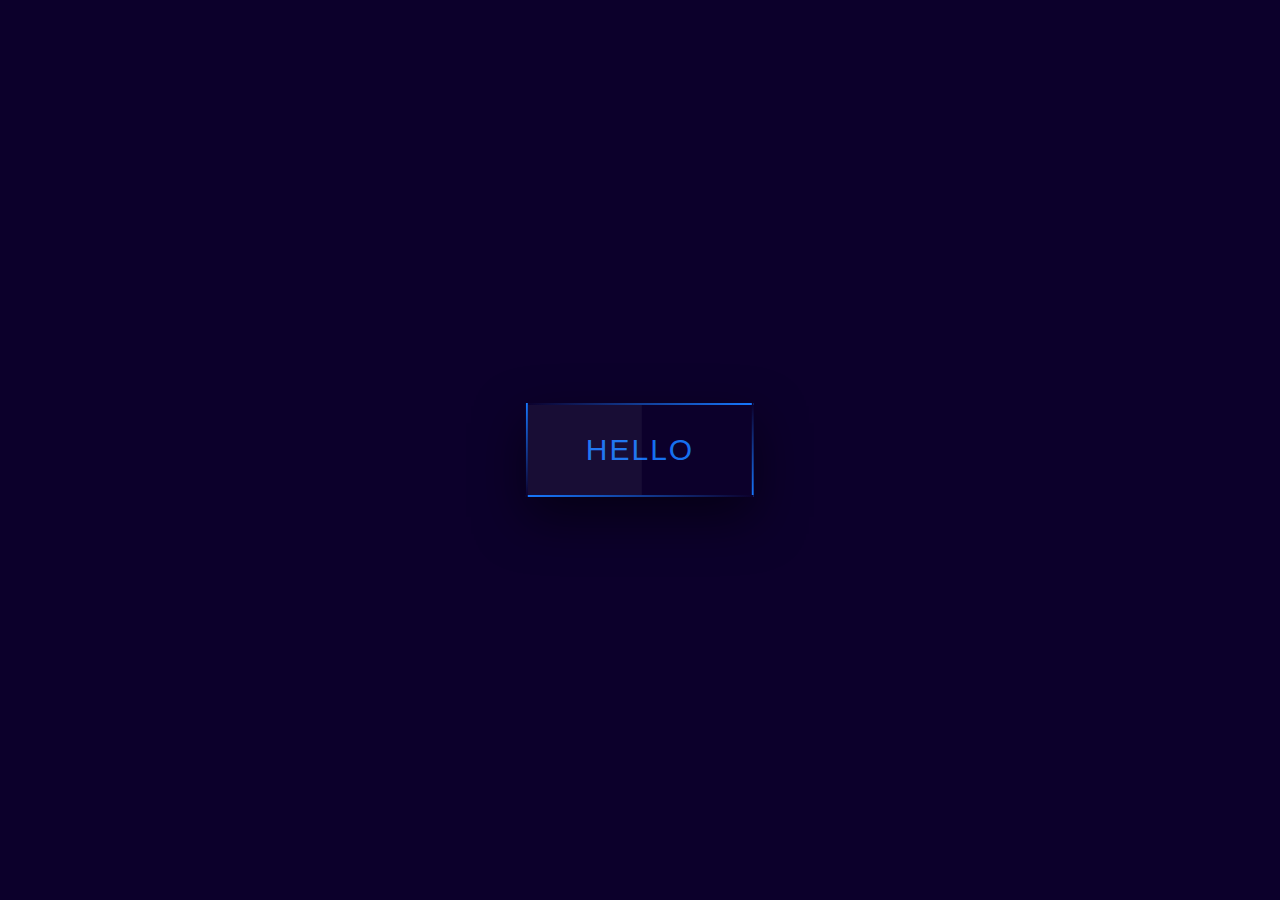
<file: 1.SnakeBorderAnimation/index.html>
<!DOCTYPE html> 
<html>
    <head>
        <meta charset="utf-8">
        <title>Awesome button animetion</title>
        <link rel="stylesheet" href="style.css">
    </head>

    <body>
        <a href="#">
            <span></span>
            <span></span>
            <span></span>
            <span></span>
            Hello
        </a>
    </body>
</html>
</file>
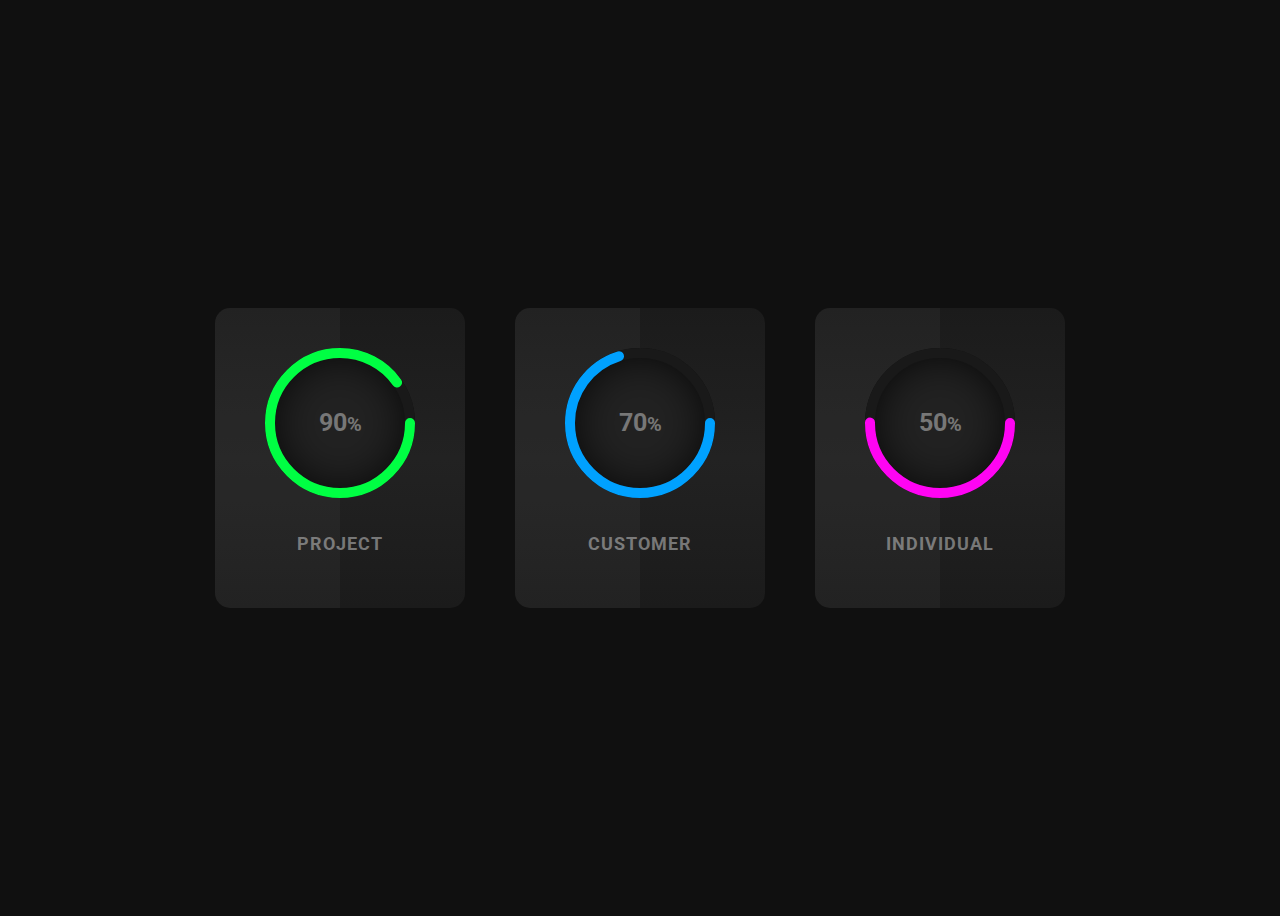
<file: 3.CircularProgressBar/index.html>
<!DOCTYPE html> 
<html>
    <head>
        <meta charset="utf-8">
        <title>Circle progress bar</title>
        <link rel="stylesheet" href="style.css">
    </head>

    <body>
        <div class="container">
            <div class="card">
                <div class="box">
                    <div class="percent">
                        <svg>
                            <circle cx="70" cy="70" r="70"></circle>
                            <circle cx="70" cy="70" r="70"></circle>
                        </svg>
                        <div class="number">
                            <h2>90<span>%</span></h2>
                        </div>
                    </div>
                    <h2 class="text">Project</h2>
                </div>
            </div>
            <div class="card">
                <div class="box">
                    <div class="percent">
                        <svg>
                            <circle cx="70" cy="70" r="70"></circle>
                            <circle cx="70" cy="70" r="70"></circle>
                        </svg>
                        <div class="number">
                            <h2>70<span>%</span></h2>
                        </div>
                    </div>
                    <h2 class="text">Customer</h2>
                </div>
            </div>
            <div class="card">
                <div class="box">
                    <div class="percent">
                        <svg>
                            <circle cx="70" cy="70" r="70"></circle>
                            <circle cx="70" cy="70" r="70"></circle>
                        </svg>
                        <div class="number">
                            <h2>50<span>%</span></h2>
                        </div>
                    </div>
                    <h2 class="text">Individual</h2>
                </div>
            </div>
        </div>
    </body>
</html>
</file>
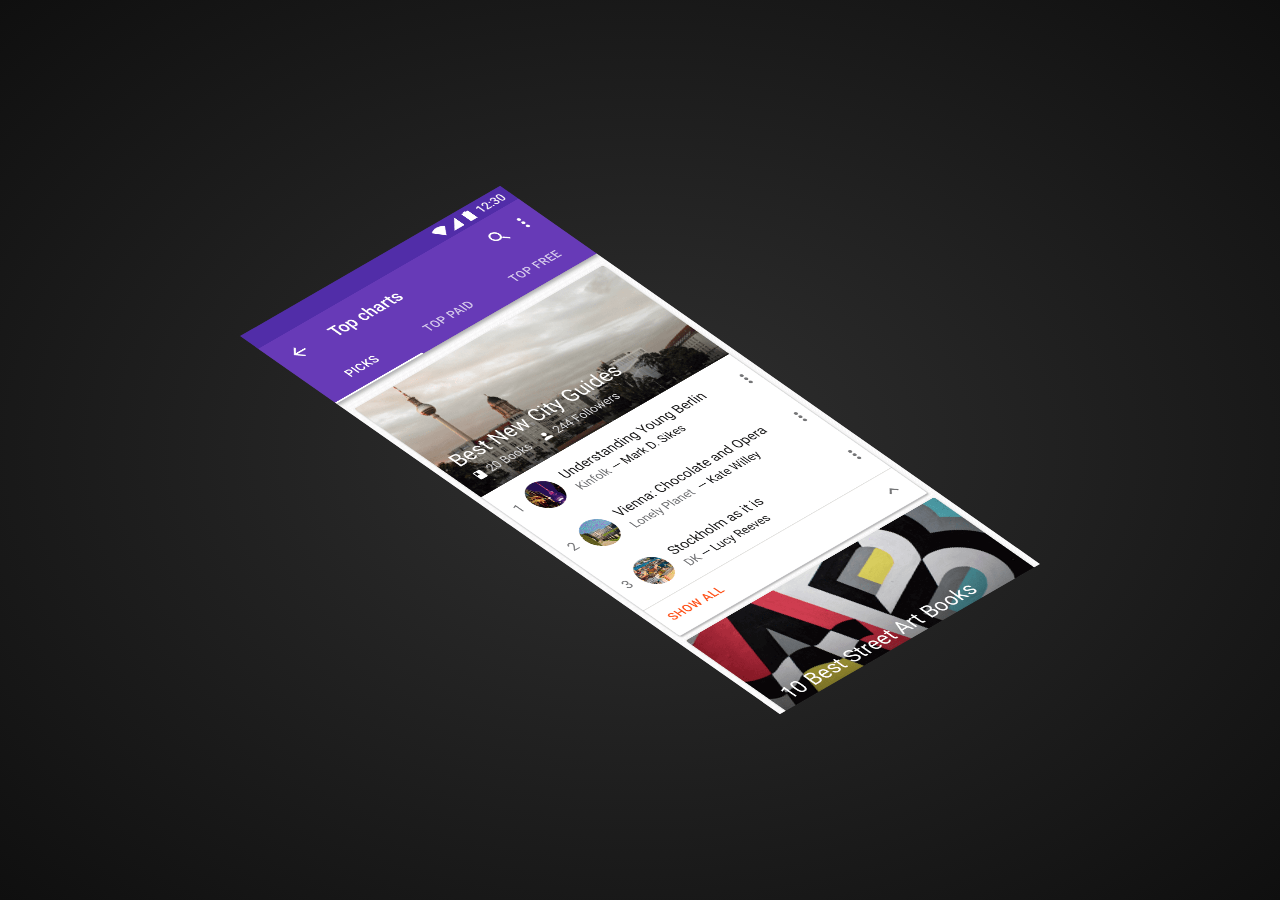
<file: 5.LayeredImageParallaxEffect/index.html>
<!DOCTYPE html>
<html>

<head>
    <meta charset="utf-8">
    <title>Layered image mousemove effects</title>
    <link rel="stylesheet" href="style.css">
</head>

<body>
    <div class="container">
        <img src="app_design.png" class="layer" data-speed="40">
        <img src="app_design.png" class="layer" data-speed="30">
        <img src="app_design.png" class="layer" data-speed="20">
        <img src="app_design.png" class="layer" data-speed="10">
    </div>

    <script type="text/javascript">
    document.addEventListener('mousemove', parallax);
    function parallax(e)
    {
        document.querySelectorAll('.layer').forEach(element => {
            var speed = element.getAttribute('data-speed')

            var x = (window.innerWidth - e.pageX * speed) /250
            var y = (window.innerHeight - e.pageX * speed) / 250

            element.style.transform = `translate(${-x}px) translateY(${y}px)`
        });
    }
    </script>
</body>

</html>
</file>
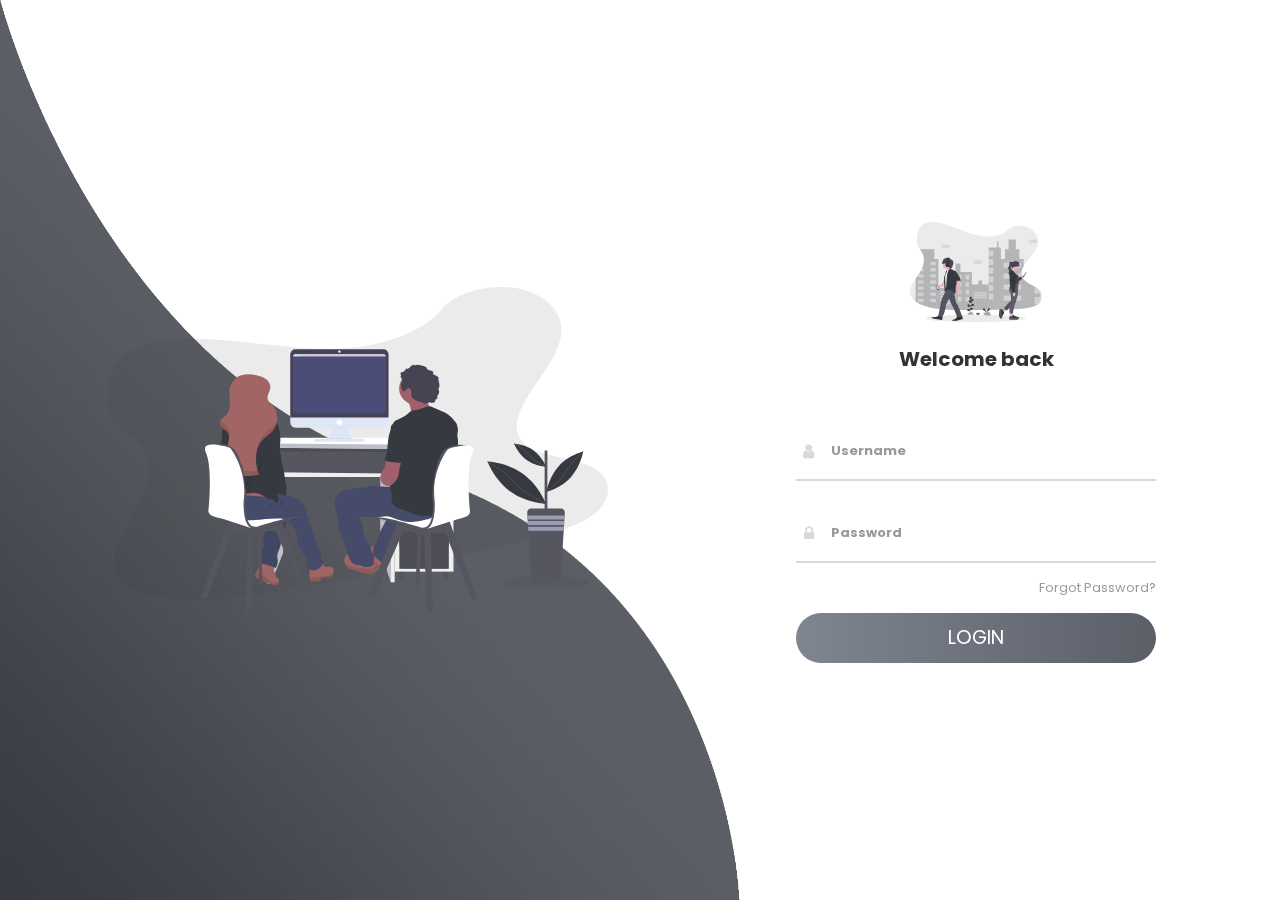
<file: 7.AnimateLoginPage/index.html>
<!DOCTYPE html>
<html>

<head>
    <title>ZonxCode</title>
    <link rel="stylesheet" type="text/css" href="css/style.css">
    <link href="https://fonts.googleapis.com/css?family=Poppins:600&display=swap" rel="stylesheet">
    <link href="https://netdna.bootstrapcdn.com/font-awesome/4.7.0/css/font-awesome.min.css" rel="stylesheet">
</head>

<body>
    <img class="wave" src="img/wave.png">
    <div class="container">
        <div class="img">
            <img src="img/undraw_pair_programming_njlp.svg">
        </div>
        <div class="login-content">
            <form>
                <img src="img/undraw_missed_chances_k3cq.svg">
                <h2 class="title">Welcome back</h2>
                <div class="input-div one">
                    <div class="i">
                        <i class="fa fa-user"></i>
                    </div>
                    <div class="div">
                        <h5>Username</h5>
                        <input type="text" class="input">
                    </div>
                </div>
                <div class="input-div pass">
                    <div class="i">
                        <i class="fa fa-lock"></i>
                    </div>
                    <div class="div">
                        <h5>Password</h5>
                        <input type="password" class="input">
                    </div>
                </div>
                <a href="#">Forgot Password?</a>
                <input type="submit" class="btn" value="Login">
            </form>
        </div>
    </div>
    
    <script type="text/javascript" src="js/script.js"></script>
</body>

</html>
</file>
<file: 1.SnakeBorderAnimation/style.css>
body
{
    margin: 0;
    padding: 0;
    background: #0c002b;
    font-family: sans-serif;
}

a{
    position: absolute;
    top: 50%;
    left: 50%;
    transform: translate(-50%,-50%);
    color: #1670f0;
    padding: 30px 60px;
    font-size: 30px;
    letter-spacing: 2px;
    text-transform: uppercase;
    text-decoration: none;
    box-shadow: 0 20px 50px rgba(0, 0, 0, .5);
    overflow: hidden;
}

a:before{
    content: ' ';
    position: absolute;
    top: 2px;
    left: 2px;
    bottom: 2px;
    width: 50%;
    background: rgba(255, 255, 255, .05);
}

a span:nth-child(1)
{
    position: absolute;
    top: 0;
    left: 0;
    width: 100%;
    height: 2px;
    background: linear-gradient(to right, #0c002b, #1779ff);
    animation: animation1 1s linear infinite;
}

@keyframes animation1
{
    0%
    {
        transform: translateX(-100%);
    }
    100%
    {
        transform: translateX(100%);
    }
}

a span:nth-child(2)
{
    position: absolute;
    top: 0;
    right: 0;
    width: 2px;
    height: 100%;
    background: linear-gradient(to bottom, #0c002b, #1779ff);
    animation: animation2 1s linear infinite;
    animation-delay: 0.5s;
}

@keyframes animation2
{
    0%
    {
        transform: translateY(-100%);
    }
    100%
    {
        transform: translateY(100%);
    }
}

a span:nth-child(3)
{
    position: absolute;
    bottom: 0;
    left: 0;
    width: 100%;
    height: 2px;
    background: linear-gradient(to left, #0c002b, #1779ff);
    animation: animation3 1s linear infinite;
}

@keyframes animation3
{
    0%
    {
        transform: translateX(100%);
    }
    100%
    {
        transform: translateX(-100%);
    }
}

a span:nth-child(4)
{
    position: absolute;
    top: 0;
    left: 0;
    width: 2px;
    height: 100%;
    background: linear-gradient(to top, #0c002b, #1779ff);
    animation: animation4 1s linear infinite;
    animation-delay: 0.5s;
}

@keyframes animation4
{
    0%
    {
        transform: translateY(100%);
    }
    100%
    {
        transform: translateY(-100%);
    }
}
</file>
<file: 3.CircularProgressBar/style.css>
@import url('https://fonts.googleapis.com/css?family=Roboto:300,400');


*{
    font-family: 'Roboto', sans-serif;
}

body{
    display: flex;
    justify-content: center;
    align-items: center;
    min-height: 100vh;
    background:#101010;
}

.container
{
    position: relative;
    width: 900px;
    display: flex;
    justify-content: space-around;   
}

.container .card{
    position: relative;
    width: 250px;
    background: linear-gradient(0deg,#1b1b1b,#222,#1b1b1b);
    display: flex;
    justify-content: center;
    align-items: center;
    height: 300px;
    border-radius: 15px;
    text-align: center;
    overflow: hidden;
    transition: 0.5s;
}

.container .card:hover{
    transform: translateY(-10px);
    box-shadow: 0 15px 35px rgba(0, 0, 0, .5);
}

.container .card:before
{
    content: ' ';
    position: absolute;
    top:0;
    left: -50%;
    width: 100%;
    height: 100%;
    background: rgba(255, 255, 255, .03);
    pointer-events: none;
    z-index: 1;
}

.percent{
    position: relative;
    width: 150px;
    height: 150px;
    border-radius: 50%;
    box-shadow: inset 0 0 50px #000;
    background: #222;
    z-index: 1000;
}

.percent .number{
    position: absolute;
    top: 0;
    left: 0;
    width: 100%;
    height: 100%;
    display: flex;
    justify-content: center;
    align-items: center;
    border-radius: 50%;
}

.percent .number h2{
    color: #777;
    font-weight: 700;
    font-size: 25px;
    transition: 0.5s;
}

.card:hover .percent .number h2{
    color: #fff;
    font-size: 30px;
}

.percent .number h2 span{
    font-size: 20px;
    color:#777;
    transition: 0.5s;
}

.card:hover .percent .number h2 span
{
    color: #fff;
}

.text{
    position: relative;
    margin-top: 35px;
    color: #777;
    font-weight: 700;
    font-size: 18px;
    letter-spacing: 1px;
    text-transform: uppercase;
    transition: 0.5s;
}

.card:hover .text{
    color: #fff;

}

svg{
    position: relative;
    width: 150px;
    height: 150px;
    z-index: 1000;
}

svg circle{
    width: 100%;
    height: 100%;
    fill: none;
    stroke: #191919;
    stroke-width: 10;
    stroke-linecap: round;
    transform: translate(5px,5px);
}

svg circle:nth-child(2)
{
    stroke-dasharray: 440;
    stroke-dashoffset: 440;
}

.card:nth-child(1) svg circle:nth-child(2)
{
    stroke-dashoffset: calc(440 - (440 * 90) / 100);
    stroke: #00ff43;
}


.card:nth-child(2) svg circle:nth-child(2)
{
    stroke-dashoffset: calc(440 - (440 * 70) / 100);
    stroke: #00a1ff;
}


.card:nth-child(3) svg circle:nth-child(2)
{
    stroke-dashoffset: calc(440 - (440 * 50) / 100);
    stroke: #ff04f3;
}
</file>
<file: 5.LayeredImageParallaxEffect/style.css>
body{
    margin: 0;
    padding: 0;
    width: 100%;
    height: 100vh;
    display: flex;
    justify-content: center;
    align-items: center;
    background: radial-gradient(#303030, #0f0f0f);
}

.container{
    position: relative;
    width: 600px;
    height: 1194px;
    background: rgba(0, 0, 0, .2);
    transform:rotate(-30deg) skew(25deg) scale(0.5);
}

.container img{
    position: absolute;
    width: 100%;
}

.container img:nth-child(1)
{
    opacity: 1;
    z-index: 4;
}.container img:nth-child(2)
{
    opacity: 0.7;
    z-index: 3;
}.container img:nth-child(3)
{
    opacity: 0.4;
    z-index: 2;
}.container img:nth-child(4)
{
    opacity: 0.1;
    z-index: 1;
}
</file>
<file: 7.AnimateLoginPage/css/style.css>
*{
	padding: 0;
	margin: 0;
	box-sizing: border-box;
}

body{
    font-family: 'Poppins', sans-serif;
    overflow: hidden;
}

.wave{
	position: fixed;
	bottom: 0;
	left: 0;
	height: 100%;
	z-index: -1;
}

.container{
    width: 100vw;
    height: 100vh;
    display: grid;
    grid-template-columns: repeat(2, 1fr);
    grid-gap :4rem;
    /* padding: 0 13rem; */
}

.img{
	display: flex;
	justify-content: flex-end;
	align-items: center;
}

.login-content{
	display: flex;
	justify-content: flex-start;
	align-items: center;
	text-align: center;
}

.img img{
	width: 500px;
}

form{
	width: 360px;
    margin: 0 auto;
}

.login-content img{
    height: 100px;
}

.login-content h2{
	margin: 15px 0;
	color: #333;
	font-size: 20px;
	text-transform: none;
}

.login-content .input-div{
	position: relative;
    display: grid;
    grid-template-columns: 7% 93%;
    margin: 25px 0;
    padding: 5px 0;
    border-bottom: 2px solid #d9d9d9;
}

.login-content .input-div.one{
	margin-top: 50px;
}

.i{
	color: #d9d9d9;
	display: flex;
	justify-content: center;
	align-items: center;
}

.i i{
	transition: .3s;
}

.input-div > div{
    position: relative;
	height: 45px;
}

.input-div > div > h5{
	position: absolute;
	left: 10px;
	top: 50%;
	transform: translateY(-50%);
	color: #999;
	font-size: 13px;
	transition: .3s;
}

.input-div:before, .input-div:after{
	content: '';
	position: absolute;
	bottom: -2px;
	width: 0%;
	height: 2px;
	background-color: #36393f;
	transition: .4s;
}

.input-div:before{
	right: 50%;
}

.input-div:after{
	left: 50%;
}

.input-div.focus:before, .input-div.focus:after{
	width: 50%;
}

.input-div.focus > div > h5{
	top: -15px;
	opacity: 0;
}

.input-div.focus > .i > i{
	color: #36393f;
}

.input-div > div > input{
	position: absolute;
	left: 0;
	top: 0;
	width: 100%;
	height: 100%;
	border: none;
	outline: none;
	background: none;
	padding: 0.5rem 0.7rem;
	font-size: 1.2rem;
	color: #555;
	font-family: 'poppins', sans-serif;
}

.input-div.pass{
	margin-bottom: 4px;
}

a{
	display: block;
	text-align: right;
	text-decoration: none;
	color: #999;
    font-size: 0.8rem;
    margin-top: 16px;
	transition: .3s;
}

a:hover{
	color: #36393f;
}

.btn{
	display: block;
	width: 100%;
	height: 50px;
	border-radius: 25px;
	outline: none;
	border: none;
	background-image: linear-gradient(to right, #7f8591, #36393f);
	background-size: 200%;
	font-size: 1.2rem;
	color: #fff;
	font-family: 'Poppins', sans-serif;
	text-transform: uppercase;
	margin: 1rem 0;
	cursor: pointer;
	transition: .5s;
}

.btn:hover{
	background-position: right;
}

@media screen and (max-width: 1216px){
	.container{
		grid-template-columns: 1fr;
	}

	.img{
		display: none;
	}

	.wave{
		display: none;
	}

	.login-content{
		justify-content: center;
	}
}
</file>
